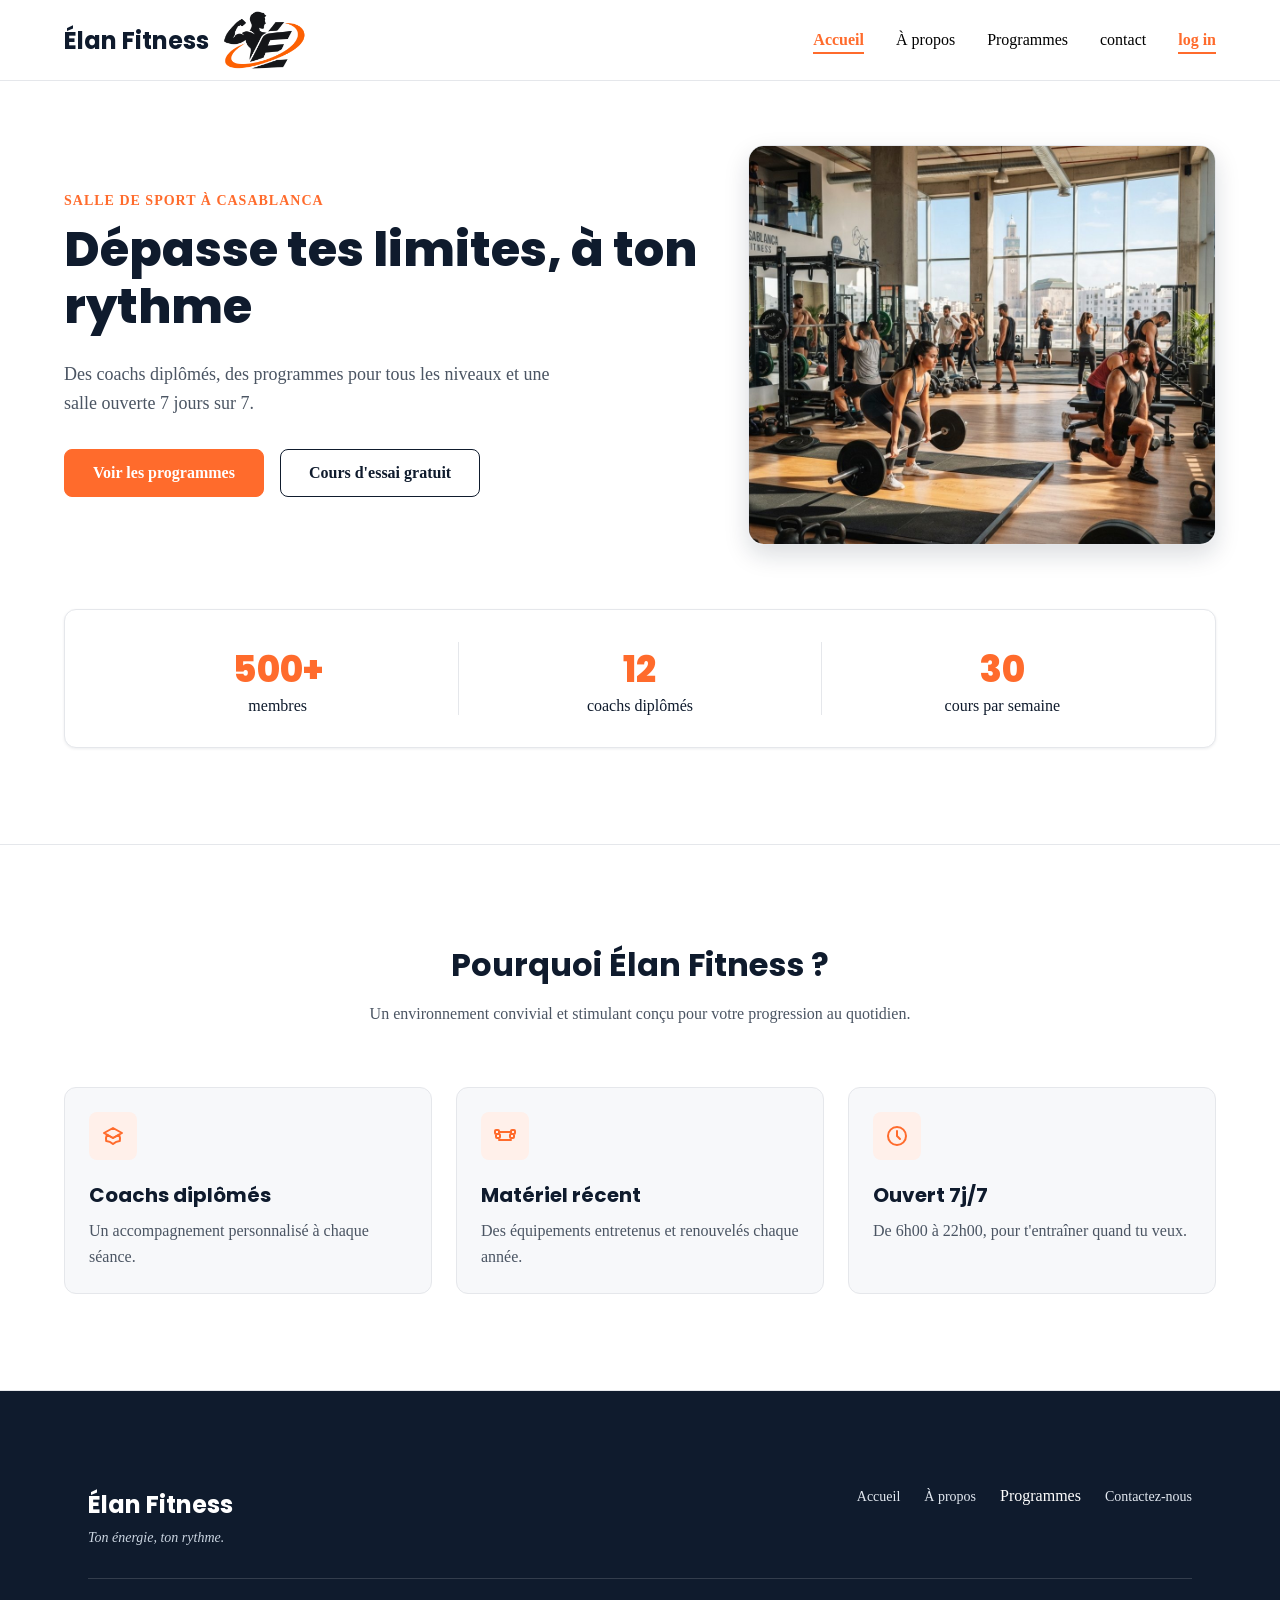
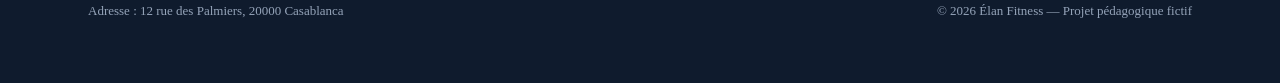
<file: index.html>
<!DOCTYPE html>
<html lang="fr">

<head>
  <meta charset="UTF-8">
  <meta name="viewport" content="width=device-width, initial-scale=1">
  <meta name="description"
    content="Élan Fitness, salle de sport à Casablanca : musculation, yoga, cardio et boxe fitness avec des coachs diplômés. Réservez votre cours d'essai gratuit.">
  <title>Élan Fitness | Salle de sport à Casablanca</title>

  <link rel="preconnect" href="https://fonts.googleapis.com">
  <link rel="preconnect" href="https://fonts.gstatic.com" crossorigin>
  <link
    href="https://fonts.googleapis.com/css2?family=Inter:wght@400;500;600&family=Poppins:wght@600;700;800&display=swap"
    rel="stylesheet">

  <link rel="stylesheet" href="style.css">
</head>

<body>

  <header class="en-tete">
    <div class="conteneur en-tete-contenu">
      <a href="index.html" class="logo">Élan Fitness <img src="img/photo.png.png"></a>

      <nav aria-label="Navigation principale">
        <ul class="menu">
          <li><a href="index.html" class="lien-actif">Accueil</a></li>
          <li><a href="a-propos.html">À propos</a></li>
          <li><a href="programme.html">Programmes</a></li>
          <li><a href="contact-elan.html">contact</a></li>
          <li><a href="login.html" class="lien-actif">log in</a></li>
        </ul>
      </nav>
    </div>
  </header>

  <main>

    <section id="accueil" class="hero">
      <div class="conteneur">

        <div class="hero-contenu">
          <div class="hero-texte">
            <p class="sur-titre">Salle de sport à Casablanca</p>
            <h1>Dépasse tes limites, à ton rythme</h1>
            <p class="hero-description">
              Des coachs diplômés, des programmes pour tous les niveaux et une salle ouverte 7 jours sur 7.
            </p>
            <div class="boutons">
              <a href="programme.html" class="bouton bouton-principal">Voir les programmes</a>
              <a href="contact-elan.html" class="bouton bouton-secondaire">Cours d'essai gratuit</a>
            </div>
          </div>

          <img class="hero-image" src="img/hero.jpg"
            alt="Des personnes s'entraînent dans une salle de sport lumineuse à Casablanca">
        </div>

        <div class="chiffres">
          <div class="chiffre">
            <p class="chiffre-nombre">500+</p>
            <p>membres</p>
          </div>
          <div class="chiffre">
            <p class="chiffre-nombre">12</p>
            <p>coachs diplômés</p>
          </div>
          <div class="chiffre">
            <p class="chiffre-nombre">30</p>
            <p>cours par semaine</p>
          </div>
        </div>

      </div>
    </section>

    <section class="section section-blanche">
      <div class="conteneur">

        <div class="section-titre">
          <h2>Pourquoi Élan Fitness ?</h2>
          <p>Un environnement convivial et stimulant conçu pour votre progression au quotidien.</p>
        </div>

        <div class="cartes">
          <article class="carte carte-avantage">
            <div class="icone"><img src="img/icone-coach.svg" alt=""></div>
            <h3>Coachs diplômés</h3>
            <p>Un accompagnement personnalisé à chaque séance.</p>
          </article>

          <article class="carte carte-avantage">
            <div class="icone"><img src="img/icone-materiel.svg" alt=""></div>
            <h3>Matériel récent</h3>
            <p>Des équipements entretenus et renouvelés chaque année.</p>
          </article>

          <article class="carte carte-avantage">
            <div class="icone"><img src="img/icone-horloge.svg" alt=""></div>
            <h3>Ouvert 7j/7</h3>
            <p>De 6h00 à 22h00, pour t'entraîner quand tu veux.</p>
          </article>
        </div>

      </div>
    </section>

    <footer class="pied-de-page">
      <div class="conteneur">

        <footer class="pied-de-page">
          <div class="conteneur">

            <div class="pied-haut">
              <div>
                <p class="logo logo-clair">Élan Fitness</p>
                <p class="slogan">Ton énergie, ton rythme.</p>
              </div>

              <nav aria-label="Navigation du pied de page">
                <ul class="menu menu-pied">
                  <li><a href="index.html">Accueil</a></li>
                  <li><a href="a-propos.html*">À propos</a></li>
                  <li>
                    <az href="programme.html">Programmes</a>
                  </li>
                  <li><a href="contact-elan.html">Contactez-nous</a></li>
                </ul>
              </nav>
            </div>

            <div class="pied-bas">
              <p>Adresse : 12 rue des Palmiers, 20000 Casablanca</p>
              <p>&copy; 2026 Élan Fitness — Projet pédagogique fictif</p>
            </div>

          </div>
        </footer>
</body>

</html>
</file>
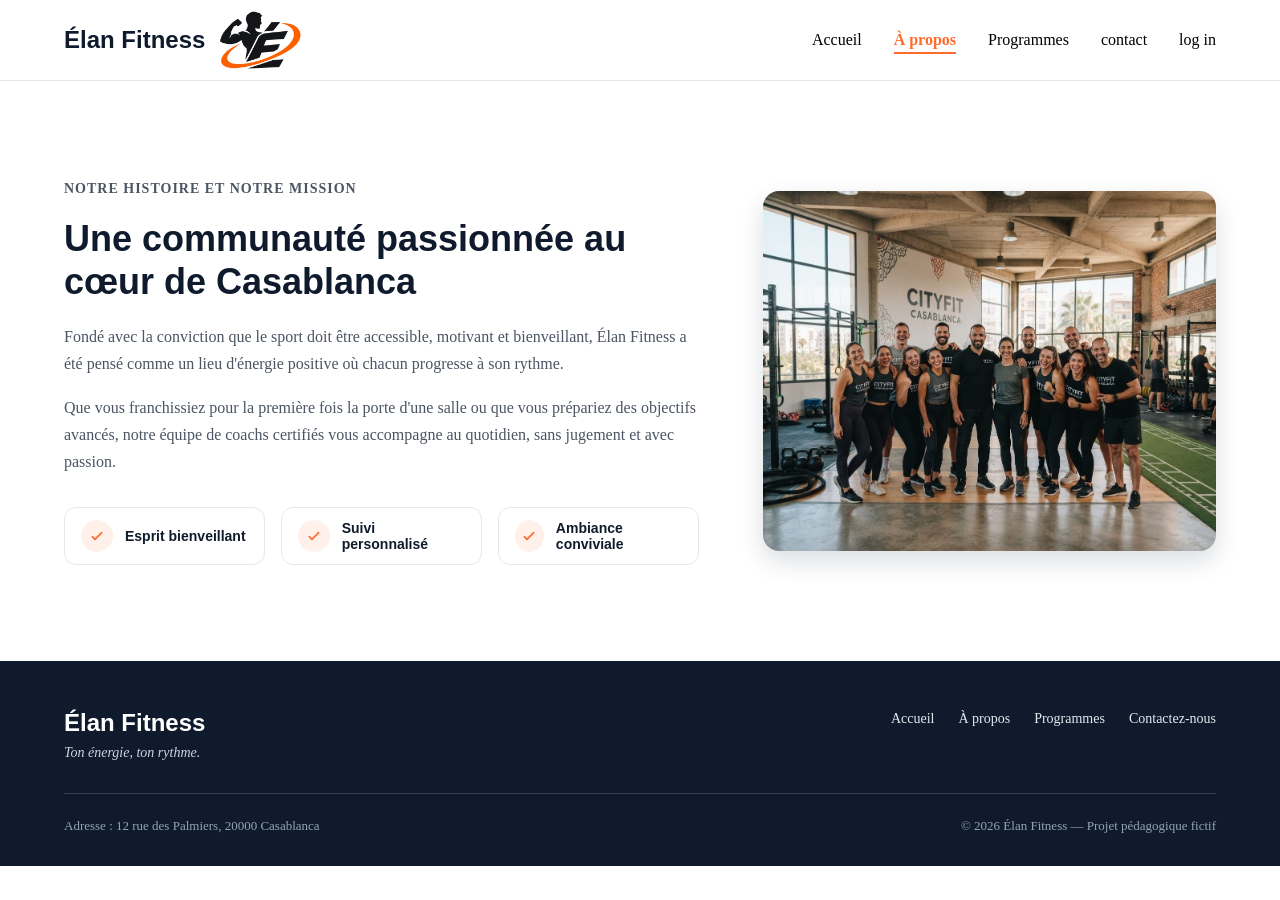
<file: a-propos.html>
<!DOCTYPE html>
<html lang="fr">

<head>
  <meta charset="UTF-8">
  <meta name="viewport" content="width=device-width, initial-scale=1">
  <meta name="description"
    content="Élan Fitness, salle de sport à Casablanca : musculation, yoga, cardio et boxe fitness avec des coachs diplômés. Réservez votre cours d'essai gratuit.">
  <title>Élan Fitness | Salle de sport à Casablanca</title>


  <link rel="stylesheet" href="style.css">
</head>


<header class="en-tete">
  <div class="conteneur en-tete-contenu">
    <a href="index.html" class="logo">Élan Fitness<img src="img/photo.png.png"></a>

    <nav aria-label="Navigation principale">
      <ul class="menu">
        <li><a href="index.html">Accueil</a></li>
        <li><a href="a-propos.html" class="lien-actif">À propos</a></li>
        <li><a href="programme.html">Programmes</a></li>
        <li><a href="contact-elan.html">contact</a></li>
        <li><a href="login.html" >log in</a></li>
      </ul>
    </nav>
  </div>
</header>

<main>

  <body>
    <section id="a-propos" class="section">
      <div class="conteneur apropos-contenu">

        <div class="apropos-texte">
          <p class="sur-titre">Notre histoire et notre mission</p>
          <h2>Une communauté passionnée au cœur de Casablanca</h2>
          <p>
            Fondé avec la conviction que le sport doit être accessible, motivant et bienveillant,
            Élan Fitness a été pensé comme un lieu d'énergie positive où chacun progresse à son rythme.
          </p>
          <p>
            Que vous franchissiez pour la première fois la porte d'une salle ou que vous prépariez des
            objectifs avancés, notre équipe de coachs certifiés vous accompagne au quotidien, sans
            jugement et avec passion.
          </p>

          <ul class="valeurs">
            <li class="valeur">
              <div class="icone icone-petite"><img src="img/icone-check.svg" alt=""></div>
              <span>Esprit bienveillant</span>
            </li>
            <li class="valeur">
              <div class="icone icone-petite"><img src="img/icone-check.svg" alt=""></div>
              <span>Suivi personnalisé</span>
            </li>
            <li class="valeur">
              <div class="icone icone-petite"><img src="img/icone-check.svg" alt=""></div>
              <span>Ambiance conviviale</span>
            </li>
          </ul>
        </div>

        <img class="apropos-image" src="img/equipe.jpg" alt="L'équipe de coachs d'Élan Fitness réunie dans la salle">

      </div>
    </section>

    <footer class="pied-de-page">
      <div class="conteneur">

        <div class="pied-haut">
          <div>
            <p class="logo logo-clair">Élan Fitness</p>
            <p class="slogan">Ton énergie, ton rythme.</p>
          </div>

          <nav aria-label="Navigation du pied de page">
            <ul class="menu menu-pied">
              <li><a href="index.html">Accueil</a></li>
              <li><a href="a-propos.html">À propos</a></li>
              <li><a href="programme.html">Programmes</a></li>
              <li><a href="contact-elan.html">Contactez-nous</a></li>
            </ul>
          </nav>
        </div>

        <div class="pied-bas">
          <p>Adresse : 12 rue des Palmiers, 20000 Casablanca</p>
          <p>&copy; 2026 Élan Fitness — Projet pédagogique fictif</p>
        </div>

      </div>
    </footer>

  </body>

</html>
</file>
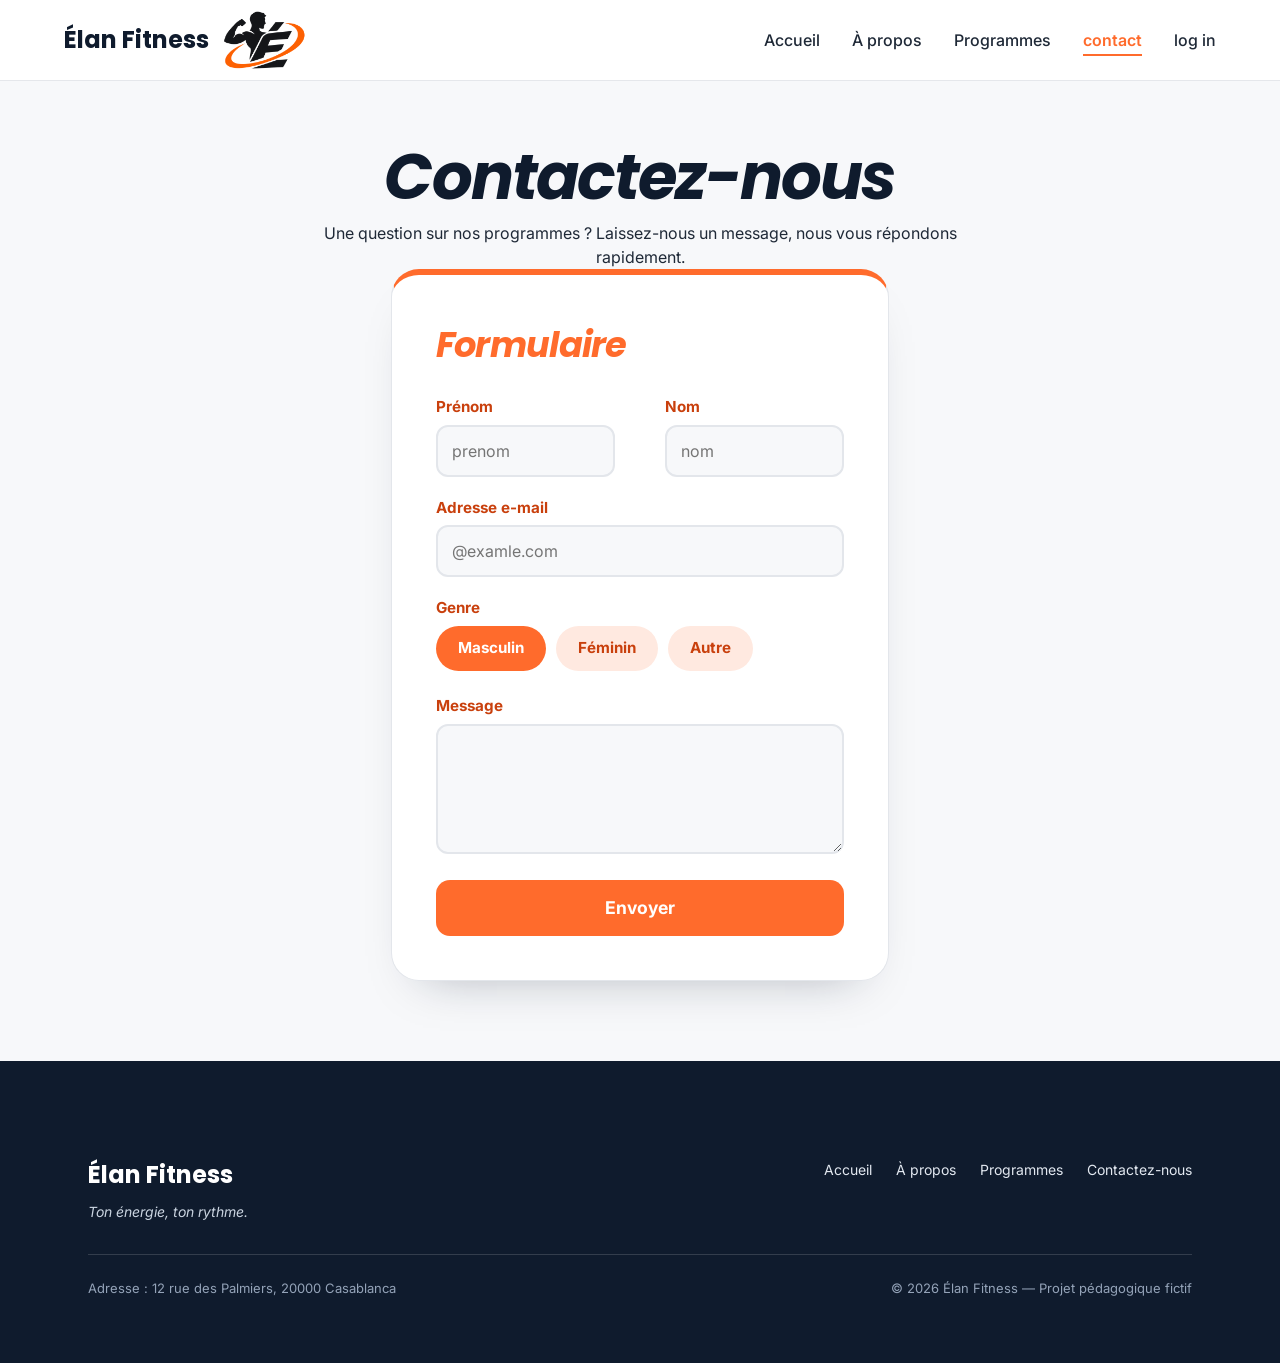
<file: contact-elan.html>
<!DOCTYPE html>
<html lang="fr">

<head>
  <meta charset="UTF-8">
  <meta name="viewport" content="width=device-width, initial-scale=1.0">
  <meta name="description"
    content="Élan Fitness, salle de sport à Casablanca : musculation, yoga, cardio et boxe fitness avec des coachs diplômés. Réservez votre cours d'essai gratuit.">
  <title>Contact - Élan Fitness</title>


  <link rel="preconnect" href="https://fonts.googleapis.com">
  <link rel="preconnect" href="https://fonts.gstatic.com" crossorigin>
  <link
    href="https://fonts.googleapis.com/css2?family=Inter:wght@400;500;600&family=Poppins:wght@600;700;800&display=swap"
    rel="stylesheet">

  <link rel="stylesheet" href="style.css">
  <style>
    :root {
      --orange: #ff6b2c;
      --orange-fonce: #c9400d;
      --marine: #0f1b2d;
      --fond: #f7f8fa;
      --peche: #ffe9e0;
      --ligne: #e3e6eb;
      --police: "Segoe UI", Arial, sans-serif;
    }

    body {
      font-family: 'Inter', Arial, sans-serif;
      font-size: 16px;
      line-height: 1.5;

      color: #1F2937;
      background-color: #F7F8FA;


    }





    main {
      max-width: 760px;
      margin: auto;
      padding: 64px 24px 80px;
    }

    h1 {
      font-family: 'Poppins', Arial, sans-serif;
      font-style: italic;
      font-size: clamp(2.4rem, 7vw, 4rem);
      letter-spacing: -.03em;
      line-height: 1;
      text-align: center;
      margin: 0 0 12px;
    }


    .carte {
      background: #fff;
      border: 1px solid var(--ligne);
      border-radius: 28px;
      padding: 44px;
      box-shadow: 0 24px 48px -32px rgba(15, 27, 45, .35);
      border-top: 6px solid var(--orange);
      width: 70%;
      margin: auto;

    }

    h2 {
      font-family: 'Poppins', Arial, sans-serif;
      font-style: italic;
      color: var(--orange);
      font-size: 2.2rem;
      margin: 0 0 24px;
      letter-spacing: -.02em;
    }

    .deux {
      display: grid;
      grid-template-columns: 1fr 1fr;
      gap: 50px;
    }

    .champ {
      margin-bottom: 20px;
    }

    label,
    legend {
      display: block;
      font-weight: 700;
      font-size: .95rem;
      color: var(--orange-fonce);
      margin-bottom: 6px;
      padding: 0;
    }

    input[type="text"],
    input[type="email"],
    textarea {
      width: 100%;
      font: inherit;
      color: var(--marine);
      background: var(--fond);
      border: 2px solid var(--ligne);
      border-radius: 12px;
      padding: 12px 14px;
      transition: border-color .15s, background .15s;
    }

    input:hover,
    textarea:hover {
      border-color: #ffc3aa;
    }

    input:focus-visible,
    textarea:focus-visible {
      outline: none;
      border-color: var(--orange);
      background: #fff;
      box-shadow: 0 0 0 4px var(--peche);
    }

    textarea {
      min-height: 130px;
      resize: vertical;
    }

    fieldset {
      border: 0;
      padding: 0;
      margin: 0 0 24px;
    }

    .puces {
      display: flex;
      gap: 10px;
      flex-wrap: wrap;
    }

    .puces input {
      position: absolute;
      opacity: 0;
      pointer-events: none;
    }

    .puces label {
      margin: 0;
      cursor: pointer;
      background: var(--peche);
      color: var(--orange-fonce);
      padding: 9px 20px;
      border-radius: 999px;
      border: 2px solid transparent;
      transition: background .15s, color .15s;
    }

    .puces label:hover {
      border-color: var(--orange);
    }

    .puces input:checked+label {
      background: var(--orange);
      color: #fff;
    }

    .puces input:focus-visible+label {
      outline: 3px solid var(--marine);
      outline-offset: 2px;
    }


    button {
      font: inherit;
      font-weight: 700;
      font-size: 1.1rem;
      width: 100%;
      color: #fff;
      background: var(--orange);
      border: 0;
      border-radius: 14px;
      padding: 15px;
      cursor: pointer;
      transition: background .15s, transform .15s;
    }

    button:hover {
      background: var(--orange-fonce);
    }

    button:active {
      transform: translateY(1px);
    }

    button:focus-visible {
      outline: 3px solid var(--marine);
      outline-offset: 3px;
    }
  </style>
</head>

<body>
  <header class="en-tete">
    <div class="conteneur en-tete-contenu">
      <a href="index.html" class="logo">Élan Fitness<img src="img/photo.png.png"></a>

      <nav aria-label="Navigation principale">
        <ul class="menu">
          <li><a href="index.html">Accueil</a></li>
          <li><a href="a-propos.html">À propos</a></li>
          <li><a href="programme.html">Programmes</a></li>
          <li><a href="contact-elan.html" class="lien-actif">contact</a></li>
          <li><a href="login.html">log in</a></li>
        </ul>
      </nav>
    </div>
  </header>


  <main>
    <h1>Contactez-nous</h1>
    <p class="intro" style="text-align: center;">Une question sur nos programmes ? Laissez-nous un message, nous vous
      répondons rapidement.</p>

    <section class="carte" id="carte">
      <h2 class="titre-form">Formulaire</h2>

      <form id="formulaire">
        <div class="deux">
          <div class="champ">
            <label for="prenom">Prénom</label>
            <input type="text" id="prenom" required placeholder="prenom">

          </div>
          <div class="champ">
            <label for="nom">Nom</label>
            <input type="text" id="nom" placeholder="nom" required><br>

          </div>
        </div>

        <div class="champ">
          <label for="email">Adresse e-mail</label>
          <input type="email" id="email" autocomplete="email" placeholder="@examle.com">
          <p class="erreur" id="e-email"></p>
        </div>

        <fieldset>
          <legend>Genre</legend>
          <div class="puces">
            <input type="radio" id="g1" name="genre" checked><label for="g1">Masculin</label>
            <input type="radio" id="g2" name="genre"><label for="g2">Féminin</label>
            <input type="radio" id="g3" name="genre"><label for="g3">Autre</label>
          </div>
        </fieldset>

        <div class="champ">
          <label for="message">Message</label>
          <textarea id="message" required></textarea>
          <p class="erreur" id="e-message"></p>
        </div>

      </form>
      <button type="submit">Envoyer</button>

    </section>
  </main>

  <script>

  </script>
  <footer class="pied-de-page">
    <div class="conteneur">

      <footer class="pied-de-page">
        <div class="conteneur">

          <div class="pied-haut">
            <div>
              <p class="logo logo-clair">Élan Fitness</p>
              <p class="slogan">Ton énergie, ton rythme.</p>
            </div>

            <nav aria-label="Navigation du pied de page">
              <ul class="menu menu-pied">
                <li><a href="index.html">Accueil</a></li>
                <li><a href="a-propos.html">À propos</a></li>
                <li><a href="programme.html">Programmes</a></li>
                <li><a href="contact-elan.html">Contactez-nous</a></li>
              </ul>
            </nav>
          </div>

          <div class="pied-bas">
            <p>Adresse : 12 rue des Palmiers, 20000 Casablanca</p>
            <p>&copy; 2026 Élan Fitness — Projet pédagogique fictif</p>
          </div>

        </div>
      </footer>

</body>

</html>
</file>
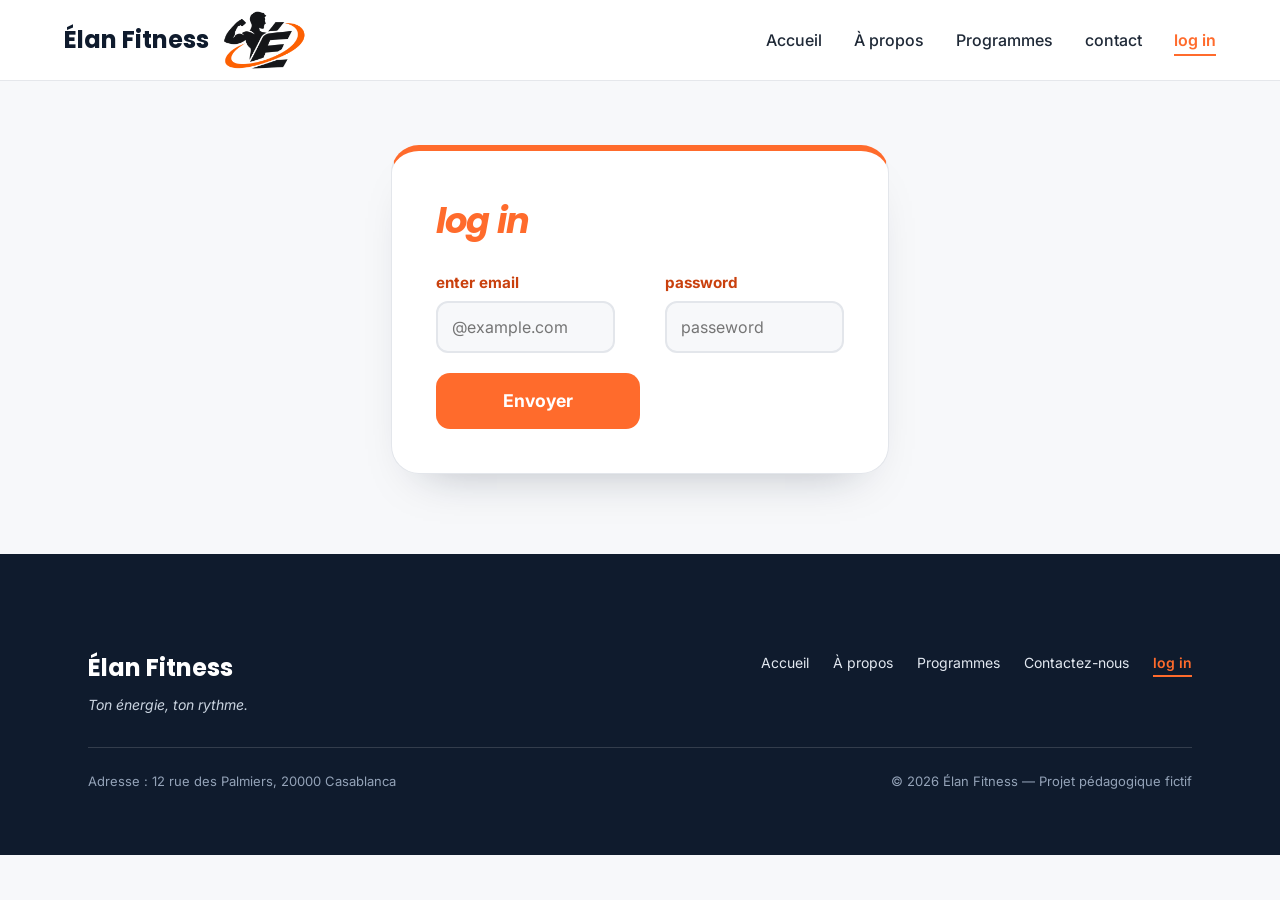
<file: login.html>
<!DOCTYPE html>
<html>

<head>
  <meta charset="UTF-8">
  <meta initiale-scale=1 , name="viewport" , content="width=device-width">
  <meta name="description"
    content="Élan Fitness, salle de sport à Casablanca : musculation, yoga, cardio et boxe fitness avec des coachs diplômés. Réservez votre cours d'essai gratuit.">
  <title>Contact - Élan Fitness</title>

  <link rel="preconnect" href="https://fonts.googleapis.com">
  <link rel="preconnect" href="https://fonts.gstatic.com" crossorigin>
  <link
    href="https://fonts.googleapis.com/css2?family=Inter:wght@400;500;600&family=Poppins:wght@600;700;800&display=swap"
    rel="stylesheet">

  <link rel="stylesheet" href="style.css">
  <style>
    :root {
      --orange: #ff6b2c;
      --orange-fonce: #c9400d;
      --marine: #0f1b2d;
      --fond: #f7f8fa;
      --peche: #ffe9e0;
      --ligne: #e3e6eb;
      --police: "Segoe UI", Arial, sans-serif;
    }

    body {
      font-family: 'Inter', Arial, sans-serif;
      font-size: 16px;
      line-height: 1.5;

      color: #1F2937;
      background-color: #F7F8FA;


    }





    main {
      max-width: 760px;
      margin: auto;
      padding: 64px 24px 80px;
    }

    h1 {
      font-family: 'Poppins', Arial, sans-serif;
      font-style: italic;
      font-size: clamp(2.4rem, 7vw, 4rem);
      letter-spacing: -.03em;
      line-height: 1;
      text-align: center;
      margin: 0 0 12px;
    }


    .carte {
      background: #fff;
      border: 1px solid var(--ligne);
      border-radius: 28px;
      padding: 44px;
      box-shadow: 0 24px 48px -32px rgba(15, 27, 45, .35);
      border-top: 6px solid var(--orange);
      width: 70%;
      margin: auto;

    }

    h2 {
      font-family: 'Poppins', Arial, sans-serif;
      font-style: italic;
      color: var(--orange);
      font-size: 2.2rem;
      margin: 0 0 24px;
      letter-spacing: -.02em;
    }

    .deux {
      display: grid;
      grid-template-columns: 1fr 1fr;
      gap: 50px;
    }

    .champ {
      margin-bottom: 20px;
    }

    label,
    legend {
      display: block;
      font-weight: 700;
      font-size: .95rem;
      color: var(--orange-fonce);
      margin-bottom: 6px;
      padding: 0;
    }

    input[type="text"],
    input[type="email"],
    textarea {
      width: 100%;
      font: inherit;
      color: var(--marine);
      background: var(--fond);
      border: 2px solid var(--ligne);
      border-radius: 12px;
      padding: 12px 14px;
      transition: border-color .15s, background .15s;
    }

    input:hover,
    textarea:hover {
      border-color: #ffc3aa;
    }

    input:focus-visible,
    textarea:focus-visible {
      outline: none;
      border-color: var(--orange);
      background: #fff;
      box-shadow: 0 0 0 4px var(--peche);
    }

    textarea {
      min-height: 130px;
      resize: vertical;
    }




    button {
      font: inherit;
      font-weight: 700;
      font-size: 1.1rem;
      width: 50%;
      color: #fff;
      background: var(--orange);
      border: 0;
      border-radius: 14px;
      padding: 15px;
      cursor: pointer;
      transition: background .15s, transform .15s;


    }

    button:hover {
      background: var(--orange-fonce);
    }

    button:active {
      transform: translateY(1px);
    }

    button:focus-visible {
      outline: 3px solid var(--marine);
      outline-offset: 3px;
    }
  </style>


</head>

<body>
  <header class="en-tete">
    <div class="conteneur en-tete-contenu">
      <a href="index.html" class="logo">Élan Fitness<img src="img/photo.png.png"></a>

      <nav aria-label="Navigation principale">
        <ul class="menu">
          <li><a href="index.html" >Accueil</a></li>
          <li><a href="a-propos.html">À propos</a></li>
          <li><a href="programme.html">Programmes</a></li>
          <li><a href="contact-elan.html">contact</a></li>
          <li><a href="login.html" class="lien-actif">log in</a></li>

        </ul>
      </nav>
    </div>

  </header>






  <main>
    <section class="carte" id="carte">

      <h2 class="titre-form">log in</h2>

      <form id="formulaire">
        <div class="deux">
          <div class="champ">
            <label for="prenom">enter email</label>
            <input type="email" id="prenom" required placeholder="@example.com">

          </div>
          <div class="champ">
            <label for="nom">password</label>
            <input type="text" id="2" placeholder="passeword" required>

          </div>
        </div>
      </form>

      <button type="submit">Envoyer</button>

  </main>
  </section>
  <footer class="pied-de-page">
    <div class="conteneur">

      <footer class="pied-de-page">
        <div class="conteneur">

          <div class="pied-haut">
            <div>
              <p class="logo logo-clair">Élan Fitness</p>
              <p class="slogan">Ton énergie, ton rythme.</p>
            </div>

            <nav aria-label="Navigation du pied de page">
              <ul class="menu menu-pied">
                <li><a href="index.html">Accueil</a></li>
                <li><a href="a-propos.html">À propos</a></li>
                <li><a href="programme.html">Programmes</a></li>
                <li><a href="contact-elan.html">Contactez-nous</a></li>
                <li><a href="login.html" class="lien-actif">log in</a></li>
              </ul>
            </nav>
          </div>

          <div class="pied-bas">
            <p>Adresse : 12 rue des Palmiers, 20000 Casablanca</p>
            <p>&copy; 2026 Élan Fitness — Projet pédagogique fictif</p>
          </div>

        </div>
      </footer>

</body>

</html>
</file>
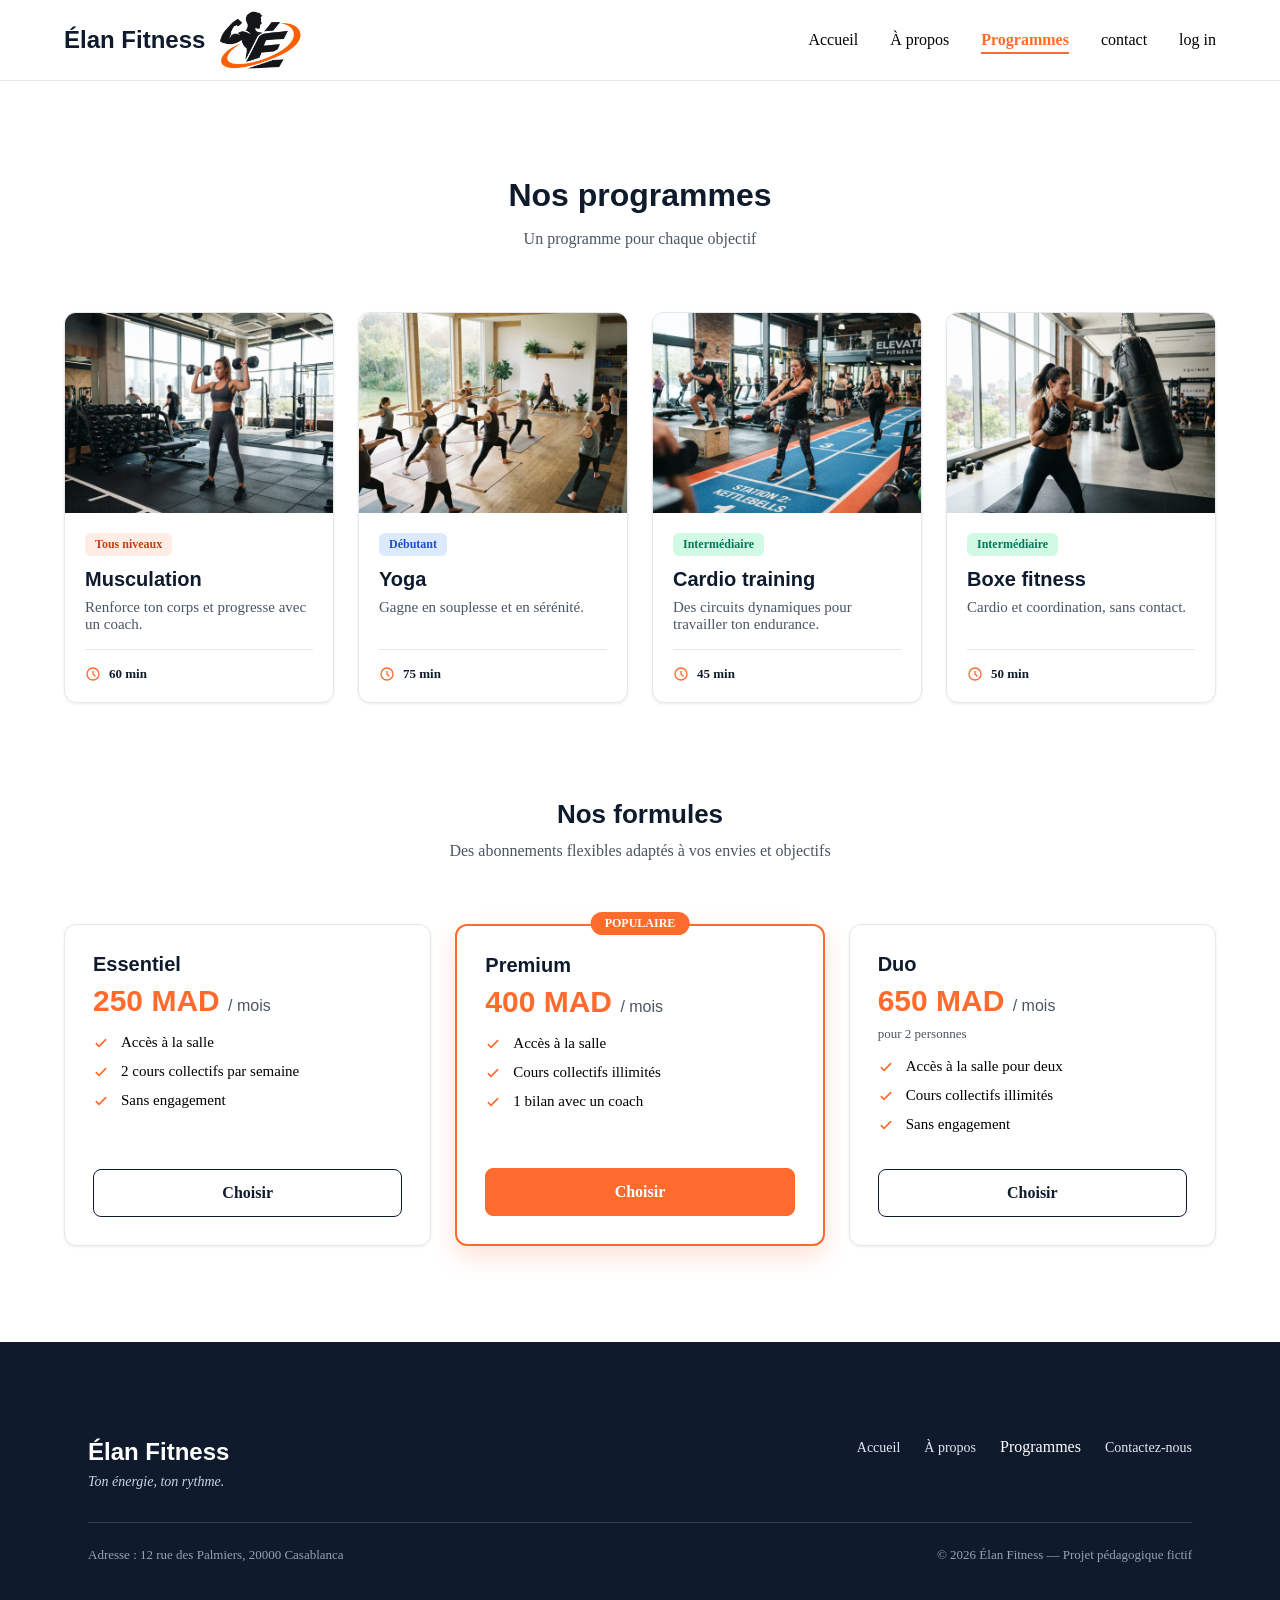
<file: programme.html>
<!DOCTYPE html>
<html lang="fr">

<head>
  <meta charset="UTF-8">
  <meta name="viewport" content="width=device-width, initial-scale=1">
  <meta name="description"
    content="Élan Fitness, salle de sport à Casablanca : musculation, yoga, cardio et boxe fitness avec des coachs diplômés. Réservez votre cours d'essai gratuit.">
  <title>Élan Fitness | Salle de sport à Casablanca</title>


  <link rel="preconnect" href="https://fonts.gstatic.com" crossorigin>


  <link rel="stylesheet" href="style.css">
</head>
<header class="en-tete">
  <div class="conteneur en-tete-contenu">
    <a href="index.html" class="logo">Élan Fitness<img src="img/photo.png.png"></a>

    <nav aria-label="Navigation principale">
      <ul class="menu">
        <li><a href="index.html">Accueil</a></li>
        <li><a href="a-propos.html">À propos</a></li>
        <li><a href="programme.html" class="lien-actif">Programmes</a></li>
        <li><a href="contact-elan.html">contact</a></li>
        <li><a href="login.html" >log in</a></li>
      </ul>
    </nav>
  </div>
</header>

<main>

  <section id="programmes" class="section">
    <div class="conteneur">

      <div class="section-titre">
        <h2>Nos programmes</h2>
        <p>Un programme pour chaque objectif</p>
      </div>

      <div class="cartes">

        <article class="carte carte-programme">
          <img src="img/musculation.jpg" alt="Une sportive soulève des haltères dans l'espace musculation">
          <div class="programme-corps">
            <span class="etiquette etiquette-orange">Tous niveaux</span>
            <h3>Musculation</h3>
            <p>Renforce ton corps et progresse avec un coach.</p>
            <p class="duree"><img src="img/icone-duree.svg" alt="">60 min</p>
          </div>
        </article>

        <article class="carte carte-programme">
          <img src="img/yoga.jpg" alt="Un groupe pratique le yoga sur des tapis dans une salle lumineuse">
          <div class="programme-corps">
            <span class="etiquette etiquette-bleue">Débutant</span>
            <h3>Yoga</h3>
            <p>Gagne en souplesse et en sérénité.</p>
            <p class="duree"><img src="img/icone-duree.svg" alt="">75 min</p>
          </div>
        </article>

        <article class="carte carte-programme">
          <img src="img/cardio.jpg" alt="Des sportifs suivent un circuit de cardio training avec des kettlebells">
          <div class="programme-corps">
            <span class="etiquette etiquette-verte">Intermédiaire</span>
            <h3>Cardio training</h3>
            <p>Des circuits dynamiques pour travailler ton endurance.</p>
            <p class="duree"><img src="img/icone-duree.svg" alt="">45 min</p>
          </div>
        </article>

        <article class="carte carte-programme">
          <img src="img/boxe.jpg" alt="Une sportive frappe un sac de frappe pendant un cours de boxe fitness">
          <div class="programme-corps">
            <span class="etiquette etiquette-verte">Intermédiaire</span>
            <h3>Boxe fitness</h3>
            <p>Cardio et coordination, sans contact.</p>
            <p class="duree"><img src="img/icone-duree.svg" alt="">50 min</p>
          </div>
        </article>

      </div>

      <div class="formules">

        <div class="section-titre">
          <h3>Nos formules</h3>
          <p>Des abonnements flexibles adaptés à vos envies et objectifs</p>
        </div>

        <div class="cartes">

          <article class="carte formule">
            <h4>Essentiel</h4>
            <p class="prix">250 MAD <span>/ mois</span></p>
            <ul class="formule-liste">
              <li>Accès à la salle</li>
              <li>2 cours collectifs par semaine</li>
              <li>Sans engagement</li>
            </ul>
            <a href="contact-elan.html" class="bouton bouton-secondaire">Choisir</a>
          </article>

          <article class="carte formule formule-populaire">
            <p class="badge-populaire">Populaire</p>
            <h4>Premium</h4>
            <p class="prix">400 MAD <span>/ mois</span></p>
            <ul class="formule-liste">
              <li>Accès à la salle</li>
              <li>Cours collectifs illimités</li>
              <li>1 bilan avec un coach</li>
            </ul>
            <a href="contact-elan.html" class="bouton bouton-principal">Choisir</a>
          </article>

          <article class="carte formule">
            <h4>Duo</h4>
            <p class="prix">650 MAD <span>/ mois</span></p>
            <p class="prix-note">pour 2 personnes</p>
            <ul class="formule-liste">
              <li>Accès à la salle pour deux</li>
              <li>Cours collectifs illimités</li>
              <li>Sans engagement</li>
            </ul>
            <a href="contact-elan.html" class="bouton bouton-secondaire">Choisir</a>
          </article>

        </div>
      </div>

    </div>
  </section>

</main>

<footer class="pied-de-page">
  <div class="conteneur">

    <footer class="pied-de-page">
      <div class="conteneur">

        <div class="pied-haut">
          <div>
            <p class="logo logo-clair">Élan Fitness</p>
            <p class="slogan">Ton énergie, ton rythme.</p>
          </div>

          <nav aria-label="Navigation du pied de page">
            <ul class="menu menu-pied">
              <li><a href="index.html">Accueil</a></li>
              <li><a href="a-propos.html">À propos</a></li>
              <li>
                <az href="programme.html">Programmes</a>
              </li>
              <li><a href="contact-elan.html">Contactez-nous</a></li>
            </ul>
          </nav>
        </div>

        <div class="pied-bas">
          <p>Adresse : 12 rue des Palmiers, 20000 Casablanca</p>
          <p>&copy; 2026 Élan Fitness — Projet pédagogique fictif</p>
        </div>

      </div>
    </footer>

    </body>

</html>
</file>
<file: style.css>
* {
  box-sizing: border-box;
  margin: 0;
  padding: 0;
}

html {
  scroll-behavior: smooth;
}


h1, h2, h3, h4 {
  font-family: 'Poppins', Arial, sans-serif;
  color: #0F1B2D;
}

a {
  color: inherit;
  text-decoration: none;
}

ul {
  list-style: none;
}

img {
  display: block;
  max-width: 100%;
}

a:focus-visible,
button:focus-visible {
  outline: 3px solid #FF6B2C;
  outline-offset: 2px;
}

.conteneur {
  width: 100%;
  max-width: 1200px;
  margin: 0 auto;
  padding: 0 24px;
}

.section {
  padding: 96px 0;
}

.section-blanche {
  background-color: #FFFFFF;
  border-top: 1px solid #E5E7EB;
  border-bottom: 1px solid #E5E7EB;
}

.section-titre {
  max-width: 640px;
  margin: 0 auto 64px;
  text-align: center;
}

.section-titre h2 {
  font-size: 32px;
  margin-bottom: 16px;
}

.section-titre h3 {
  font-size: 26px;
  margin-bottom: 12px;
}

.section-titre p {
  color: #4B5563;
}

.sur-titre {
  font-size: 14px;
  font-weight: 600;
  color: #FF6B2C;
  text-transform: uppercase;
  letter-spacing: 1px;
  margin-bottom: 12px;
}

.bouton {
  display: inline-block;
  padding: 14px 28px;
  border-radius: 8px;
  font-size: 16px;
  font-weight: 600;
  text-align: center;
  cursor: pointer;
}

.bouton-principal {
  background-color: #FF6B2C;
  border: 1px solid #FF6B2C;
  color: #FFFFFF;
}

.bouton-principal:hover {
  background-color: #F05817;
}

.bouton-secondaire {
  background-color: #FFFFFF;
  border: 1px solid #0F1B2D;
  color: #0F1B2D;
}

.bouton-secondaire:hover {
  background-color: #F3F4F6;
}

.cartes {
  display: flex;
  gap: 24px;
}

.carte {
  flex: 1;
  background-color: #FFFFFF;
  border: 1px solid #E5E7EB;
  border-radius: 12px;
  box-shadow: 0 1px 3px rgba(15, 27, 45, 0.08);
}

.icone {
  width: 48px;
  height: 48px;
  background-color: #FFF0EA;
  border-radius: 8px;
  display: flex;
  align-items: center;
  justify-content: center;
}

.icone img {
  width: 24px;
  height: 24px;
}

.icone-petite {
  width: 32px;
  height: 32px;
  border-radius: 50%;
}

.icone-petite img {
  width: 16px;
  height: 16px;
}

.en-tete {
  position: sticky;
  top: 0;
  z-index: 10;
  background-color: #FFFFFF;
  border-bottom: 1px solid #E5E7EB;
}

.en-tete-contenu {
  height: 80px;
  display: flex;
  align-items: center;
  justify-content: space-between;
}

.logo {
  display: flex;
  align-items: center; 
    font-family : 'Poppins', Arial, sans-serif;
  font-size: 24px;
  font-weight: 700;
  color: #0F1B2D;
}

/* .logo::after {
  content: "";
  width: 20px;
  height: 20px;
  margin-left: 10px;
  background-color: #FF6B2C;
  border-radius: 50%;

} */

.menu {
  display: flex;
  gap: 32px;
}

.menu a {
  font-weight: 500;
  padding-bottom: 4px;
  border-bottom: 2px solid transparent;
}

.menu a:hover {
  color: #FF6B2C;
}

.menu .lien-actif {
  color: #FF6B2C;
  font-weight: 600;
  border-bottom-color: #FF6B2C;
}

.hero {
  padding: 64px 0 96px;
}

.hero-contenu {
  display: flex;
  align-items: center;
  gap: 32px;
}

.hero-texte {
  flex: 7;
}

.hero-texte h1 {
  font-size: 48px;
  font-weight: 800;
  line-height: 1.2;
  margin-bottom: 24px;
}

.hero-description {
  max-width: 520px;
  font-size: 18px;
  line-height: 1.6;
  color: #4B5563;
  margin-bottom: 32px;
}

.boutons {
  display: flex;
  flex-wrap: wrap;
  gap: 16px;
}

.hero-image {
  flex: 5;
  min-width: 0;
  height: 400px;
  object-fit: cover;
  border-radius: 16px;
  border: 1px solid #E5E7EB;
  box-shadow: 0 10px 25px rgba(15, 27, 45, 0.15);
}

.chiffres {
  display: flex;
  margin-top: 64px;
  padding: 32px;
  background-color: #FFFFFF;
  border: 1px solid #E5E7EB;
  border-radius: 12px;
  box-shadow: 0 1px 3px rgba(15, 27, 45, 0.08);
}

.chiffre {
  flex: 1;
  text-align: center;
  font-weight: 500;
  color: #0F1B2D;
}

.chiffre + .chiffre {
  border-left: 1px solid #E5E7EB;
}

.chiffre-nombre {
  font-family: 'Poppins', Arial, sans-serif;
  font-size: 36px;
  font-weight: 800;
  color: #FF6B2C;
}

.carte-avantage {
  padding: 24px;
  background-color: #F7F8FA;
  box-shadow: none;
}

.carte-avantage .icone {
  margin-bottom: 20px;
}

.carte-avantage h3 {
  font-size: 20px;
  margin-bottom: 8px;
}

.carte-avantage p {
  color: #4B5563;
  line-height: 1.6;
}

.apropos-contenu {
  display: flex;
  align-items: center;
  gap: 64px;
}

.apropos-texte {
  flex: 7;
}

.apropos-texte h2 {
  font-size: 36px;
  line-height: 1.2;
  margin-bottom: 20px;
}

.apropos-texte p {
  color: #4B5563;
  line-height: 1.7;
  margin-bottom: 16px;
}

.valeurs {
  display: flex;
  gap: 16px;
  margin-top: 32px;
}

.valeur {
  flex: 1;
  display: flex;
  align-items: center;
  gap: 12px;
  padding: 12px 16px;
  background-color: #FFFFFF;
  border: 1px solid #E5E7EB;
  border-radius: 12px;
  font-family: 'Poppins', Arial, sans-serif;
  font-size: 14px;
  font-weight: 600;
  color: #0F1B2D;
}

.apropos-image {
  flex: 5;
  min-width: 0;
  height: 360px;
  object-fit: cover;
  border-radius: 16px;
  box-shadow: 0 10px 25px rgba(15, 27, 45, 0.15);
}

.carte-programme {
  display: flex;
  flex-direction: column;
  overflow: hidden;
}

.carte-programme > img {
  width: 100%;
  height: 200px;
  object-fit: cover;
}

.programme-corps {
  flex: 1;
  display: flex;
  flex-direction: column;
  padding: 20px;
}

.programme-corps h3 {
  font-size: 20px;
  margin-bottom: 8px;
}

.programme-corps p {
  font-size: 15px;
  color: #4B5563;
}

.etiquette {
  align-self: flex-start;
  padding: 4px 10px;
  margin-bottom: 12px;
  border-radius: 6px;
  font-size: 12px;
  font-weight: 600;
}

.etiquette-orange {
  background-color: #FFEDE5;
  color: #C2410C;
}

.etiquette-bleue {
  background-color: #DBEAFE;
  color: #1D4ED8;
}

.etiquette-verte {
  background-color: #D1FAE5;
  color: #047857;
}

.programme-corps .duree {
  display: flex;
  align-items: center;
  gap: 8px;
  margin-top: auto;
  padding-top: 16px;
  border-top: 1px solid #E5E7EB;
  font-size: 13px;
  font-weight: 600;
  color: #0F1B2D;
}

.programme-corps h3 + p {
  margin-bottom: 16px;
}

.duree img {
  width: 16px;
  height: 16px;
}

.formules {
  margin-top: 96px;
}

.formule {
  position: relative;
  display: flex;
  flex-direction: column;
  padding: 28px;
}

.formule h4 {
  font-size: 20px;
}

.prix {
  margin: 8px 0 16px;
  font-family: 'Poppins', Arial, sans-serif;
  font-size: 30px;
  font-weight: 800;
  color: #FF6B2C;
}

.prix span {
  font-family: 'Inter', Arial, sans-serif;
  font-size: 16px;
  font-weight: 500;
  color: #4B5563;
}

.prix-note {
  margin: -8px 0 16px;
  font-size: 13px;
  color: #4B5563;
}

.formule-liste {
  flex: 1;
  margin-bottom: 24px;
}

.formule-liste li {
  padding-left: 28px;
  margin-bottom: 12px;
  font-size: 15px;
  background-image: url('img/icone-check.svg');
  background-repeat: no-repeat;
  background-position: left center;
  background-size: 16px;
}

.formule .bouton {
  display: block;
}

.formule-populaire {
  border: 2px solid #FF6B2C;
  box-shadow: 0 10px 25px rgba(255, 107, 44, 0.2);
}

.badge-populaire {
  position: absolute;
  top: -14px;
  left: 50%;
  transform: translateX(-50%);
  padding: 4px 14px;
  background-color: #FF6B2C;
  border-radius: 999px;
  font-size: 12px;
  font-weight: 700;
  text-transform: uppercase;
  color: #FFFFFF;
}

.pied-de-page {
  padding: 48px 0 32px;
  background-color: #0F1B2D;
  color: #FFFFFF;
}

.pied-haut {
  display: flex;
  justify-content: space-between;
  align-items: flex-start;
  padding-bottom: 32px;
  border-bottom: 1px solid rgba(255, 255, 255, 0.15);
}

.logo-clair {
  color: #FFFFFF;
}

.slogan {
  margin-top: 8px;
  font-size: 14px;
  font-style: italic;
  color: #CBD5E1;
}

.menu-pied {
  gap: 24px;
}

.menu-pied a {
  font-size: 14px;
  font-weight: 400;
  color: #E2E8F0;
}

.pied-bas {
  display: flex;
  justify-content: space-between;
  margin-top: 24px;
  font-size: 13px;
  color: #94A3B8;
}
.logo img{
  height: 70px;
}
</file>
